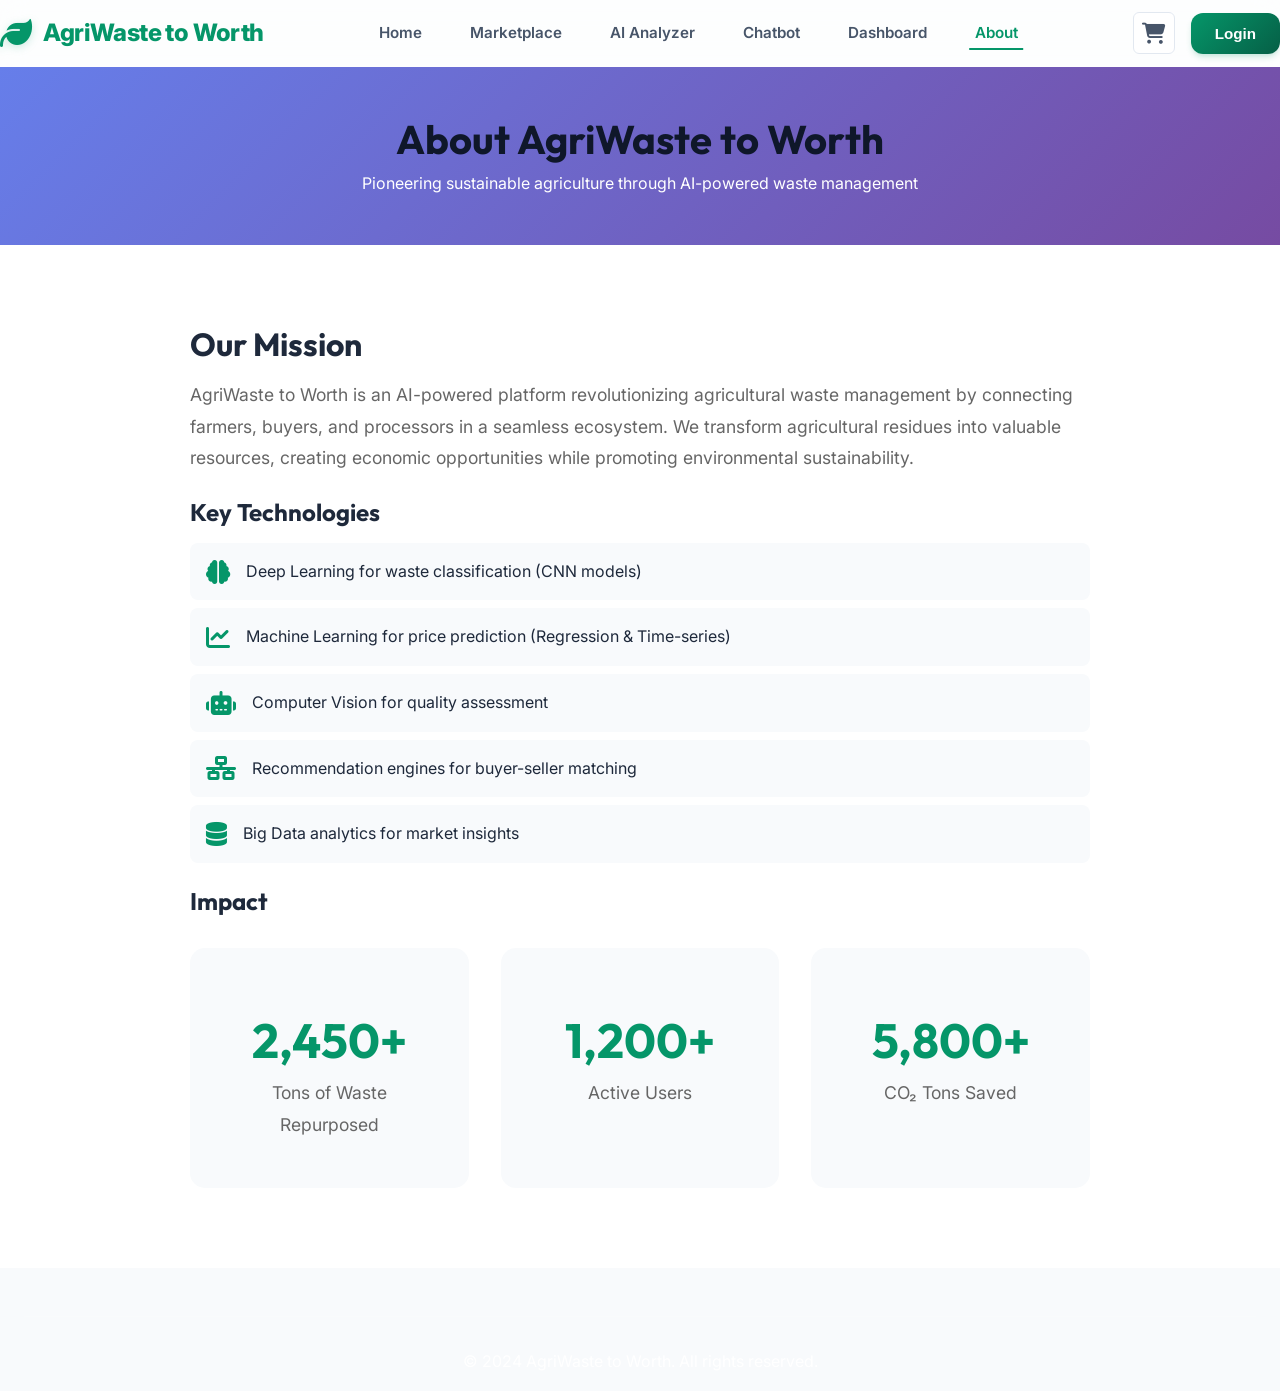
<file: about.html>
<!DOCTYPE html>
<html lang="en">
<head>
    <meta charset="UTF-8">
    <meta name="viewport" content="width=device-width, initial-scale=1.0">
    <title>About - AgriWaste to Worth</title>
    <link rel="stylesheet" href="css/style.css">
    <link rel="stylesheet" href="https://cdnjs.cloudflare.com/ajax/libs/font-awesome/6.4.0/css/all.min.css">
</head>
<body>
    <!-- Navigation -->
    <nav class="navbar">
        <div class="container">
            <div class="nav-brand">
                <i class="fas fa-leaf"></i>
                <span>AgriWaste to Worth</span>
            </div>
            <ul class="nav-menu">
                <li><a href="index.html">Home</a></li>
                <li><a href="marketplace.html">Marketplace</a></li>
                <li><a href="ai-analyzer.html">AI Analyzer</a></li>
                <li><a href="chatbot.html">Chatbot</a></li>
                <li><a href="dashboard.html">Dashboard</a></li>
                <li><a href="about.html" class="active">About</a></li>
            </ul>
            <div class="nav-actions">
                <button class="btn-icon" id="cartBtn"><i class="fas fa-shopping-cart"></i><span class="badge" id="cartBadge">0</span></button>
                <button class="btn-primary" id="loginBtn">Login</button>
            </div>
        </div>
    </nav>

    <!-- Page Header -->
    <section class="page-header">
        <div class="container">
            <h1>About AgriWaste to Worth</h1>
            <p>Pioneering sustainable agriculture through AI-powered waste management</p>
        </div>
    </section>

    <!-- About Content -->
    <section class="about-section">
        <div class="container">
            <div class="about-content">
                <h2>Our Mission</h2>
                <p>AgriWaste to Worth is an AI-powered platform revolutionizing agricultural waste management by connecting farmers, buyers, and processors in a seamless ecosystem. We transform agricultural residues into valuable resources, creating economic opportunities while promoting environmental sustainability.</p>
                
                <h3>Key Technologies</h3>
                <ul class="tech-list">
                    <li><i class="fas fa-brain"></i> Deep Learning for waste classification (CNN models)</li>
                    <li><i class="fas fa-chart-line"></i> Machine Learning for price prediction (Regression & Time-series)</li>
                    <li><i class="fas fa-robot"></i> Computer Vision for quality assessment</li>
                    <li><i class="fas fa-network-wired"></i> Recommendation engines for buyer-seller matching</li>
                    <li><i class="fas fa-database"></i> Big Data analytics for market insights</li>
                </ul>

                <h3>Impact</h3>
                <div class="impact-stats">
                    <div class="impact-stat">
                        <h2>2,450+</h2>
                        <p>Tons of Waste Repurposed</p>
                    </div>
                    <div class="impact-stat">
                        <h2>1,200+</h2>
                        <p>Active Users</p>
                    </div>
                    <div class="impact-stat">
                        <h2>5,800+</h2>
                        <p>CO₂ Tons Saved</p>
                    </div>
                </div>
            </div>
        </div>
    </section>

    <!-- Footer -->
    <footer class="footer">
        <div class="container">
            <div class="footer-bottom">
                <p>&copy; 2024 AgriWaste to Worth. All rights reserved.</p>
            </div>
        </div>
    </footer>

    
    <!-- Auth Modal -->
    <div id="authModal" class="modal">
        <div class="modal-content">
            <span class="close">&times;</span>
            <div class="auth-container">
                <div class="auth-form" id="loginForm">
                    <h2>Welcome Back</h2>
                    <form>
                        <div class="form-group">
                            <label>Email</label>
                            <input type="email" id="loginEmail" required>
                        </div>
                        <div class="form-group">
                            <label>Password</label>
                            <input type="password" id="loginPassword" required>
                        </div>
                        <button type="submit" class="btn-primary btn-block">Login</button>
                        <p class="auth-switch">Don't have an account? <a href="#" id="showSignup">Sign Up</a></p>
                    </form>
                </div>
                <div class="auth-form hidden" id="signupForm">
                    <h2>Create Account</h2>
                    <form>
                        <div class="form-group">
                            <label>Full Name</label>
                            <input type="text" id="signupName" required>
                        </div>
                        <div class="form-group">
                            <label>Email</label>
                            <input type="email" id="signupEmail" required>
                        </div>
                        <div class="form-group">
                            <label>Password</label>
                            <input type="password" id="signupPassword" required>
                        </div>
                        <div class="form-group">
                            <label>User Type</label>
                            <select id="userType" required>
                                <option value="farmer">Farmer</option>
                                <option value="aggregator">Aggregator</option>
                                <option value="processor">Processor</option>
                                <option value="transporter">Transporter</option>
                                <option value="buyer">Buyer</option>
                                <option value="ngo">NGO/Regulator</option>
                                <option value="admin">Admin</option>
                            </select>
                        </div>
                        <button type="submit" class="btn-primary btn-block">Sign Up</button>
                        <p class="auth-switch">Already have an account? <a href="#" id="showLogin">Login</a></p>
                    </form>
                </div>
            </div>
        </div>
    </div>

    <script src="js/main.js"></script>
    <script src="js/auth.js"></script>
</body>
</html>
</file>
<file: css/style.css>
/* ========== Global Styles & Design System ========== */
@import url('https://fonts.googleapis.com/css2?family=Inter:wght@300;400;500;600;700&family=Outfit:wght@300;400;500;600;700;800&display=swap');

:root {
    /* Premium Color Palette */
    --primary-color: #059669;
    /* Emerald 600 */
    --primary-light: #34d399;
    /* Emerald 400 */
    --primary-dark: #065f46;
    /* Emerald 800 */
    --secondary-color: #6366f1;
    /* Indigo 500 */
    --secondary-light: #818cf8;
    /* Indigo 400 */
    --accent-color: #f59e0b;
    /* Amber 500 */
    --danger-color: #ef4444;
    /* Red 500 */
    --success-color: #10b981;
    /* Emerald 500 */
    --warning-color: #f59e0b;
    /* Amber 500 */

    /* Neutrals */
    --slate-50: #f8fafc;
    --slate-100: #f1f5f9;
    --slate-200: #e2e8f0;
    --slate-300: #cbd5e1;
    --slate-400: #94a3b8;
    --slate-500: #64748b;
    --slate-600: #475569;
    --slate-700: #334155;
    --slate-800: #1e293b;
    --slate-900: #0f172a;

    /* Semantics */
    --bg-color: var(--slate-50);
    --card-bg: #ffffff;
    --text-color: var(--slate-800);
    --text-muted: var(--slate-500);
    --border-color: var(--slate-200);

    /* Glassmorphism */
    --glass-bg: rgba(255, 255, 255, 0.7);
    --glass-border: rgba(255, 255, 255, 0.3);
    --glass-shadow: 0 8px 32px 0 rgba(31, 38, 135, 0.07);

    /* Depth & Shadows */
    --shadow-sm: 0 1px 2px 0 rgb(0 0 0 / 0.05);
    --shadow: 0 4px 6px -1px rgb(0 0 0 / 0.1), 0 2px 4px -2px rgb(0 0 0 / 0.1);
    --shadow-md: 0 10px 15px -3px rgb(0 0 0 / 0.1), 0 4px 6px -4px rgb(0 0 0 / 0.1);
    --shadow-lg: 0 20px 25px -5px rgb(0 0 0 / 0.1), 0 8px 10px -6px rgb(0 0 0 / 0.1);

    /* Radii */
    --radius-sm: 0.375rem;
    --radius: 0.75rem;
    --radius-lg: 1.25rem;
    --radius-xl: 2rem;
}

* {
    margin: 0;
    padding: 0;
    box-sizing: border-box;
}

body {
    font-family: 'Inter', system-ui, -apple-system, sans-serif;
    line-height: 1.6;
    color: var(--text-color);
    background-color: var(--bg-color);
    overflow-x: hidden;
    -webkit-font-smoothing: antialiased;
}

h1,
h2,
h3,
h4,
h5,
h6 {
    font-family: 'Outfit', sans-serif;
    color: var(--slate-900);
    line-height: 1.2;
}

.container {
    max-width: 1280px;
    margin: 0 auto;
    padding: 0 1.5rem;
}

.container-fluid {
    width: 100%;
    max-width: 100%;
    padding: 0 1.5rem;
}

.hidden {
    display: none !important;
}

/* ========== Global Animations ========== */
@keyframes fadeInUp {
    from {
        opacity: 0;
        transform: translateY(20px);
    }

    to {
        opacity: 1;
        transform: translateY(0);
    }
}

@keyframes fadeIn {
    from {
        opacity: 0;
    }

    to {
        opacity: 1;
    }
}

@keyframes float {
    0% {
        transform: translateY(0px);
    }

    50% {
        transform: translateY(-15px);
    }

    100% {
        transform: translateY(0px);
    }
}

.animate-fade-in {
    animation: fadeIn 0.8s ease-out forwards;
}

.animate-fade-up {
    animation: fadeInUp 0.8s ease-out forwards;
}

/* ========== Navigation ========== */
.navbar {
    background: var(--glass-bg);
    backdrop-filter: blur(12px);
    -webkit-backdrop-filter: blur(12px);
    border-bottom: 1px solid var(--glass-border);
    position: sticky;
    top: 0;
    z-index: 1000;
    transition: all 0.3s ease;
}

.navbar .container {
    display: flex;
    justify-content: space-between;
    align-items: center;
    padding: 0.75rem 0;
}

.nav-brand {
    display: flex;
    align-items: center;
    gap: 0.75rem;
    font-size: 1.5rem;
    font-weight: 800;
    color: var(--primary-color);
    letter-spacing: -0.025em;
    text-decoration: none;
}

.nav-brand i {
    font-size: 2rem;
    filter: drop-shadow(0 2px 4px rgba(5, 150, 105, 0.2));
}

.nav-menu {
    display: flex;
    list-style: none;
    gap: 1.5rem;
}

.nav-menu a {
    text-decoration: none;
    color: var(--slate-600);
    font-weight: 600;
    font-size: 0.95rem;
    padding: 0.5rem 0.75rem;
    border-radius: var(--radius-sm);
    transition: all 0.2s cubic-bezier(0.4, 0, 0.2, 1);
    position: relative;
}

.nav-menu a::after {
    content: '';
    position: absolute;
    bottom: 0;
    left: 50%;
    width: 0;
    height: 2px;
    background: var(--primary-color);
    transition: all 0.3s ease;
    transform: translateX(-50%);
}

.nav-menu a:hover::after,
.nav-menu a.active::after {
    width: 80%;
}

.nav-menu a:hover {
    color: var(--primary-color);
    background: rgba(5, 150, 105, 0.05);
}

.nav-menu a.active {
    color: var(--primary-color);
}

.nav-actions {
    display: flex;
    align-items: center;
    gap: 1rem;
}

.btn-icon {
    position: relative;
    background: none;
    border: none;
    font-size: 1.3rem;
    color: var(--text-color);
    cursor: pointer;
    padding: 0.5rem;
    border-radius: 50%;
    transition: background 0.3s;
}

.btn-icon:hover {
    background: var(--light-color);
}

.badge {
    position: absolute;
    top: 0;
    right: 0;
    background: var(--danger-color);
    color: white;
    border-radius: 50%;
    padding: 2px 6px;
    font-size: 0.7rem;
}

.user-menu {
    display: flex;
    align-items: center;
    gap: 10px;
    cursor: pointer;
    padding: 0.5rem 1rem;
    border-radius: 25px;
    transition: background 0.3s;
}

.user-menu:hover {
    background: var(--light-color);
}

.user-avatar {
    width: 35px;
    height: 35px;
    border-radius: 50%;
}

.hamburger {
    display: none;
    flex-direction: column;
    gap: 5px;
    cursor: pointer;
}

.hamburger span {
    width: 25px;
    height: 3px;
    background: var(--text-color);
    transition: all 0.3s;
}

/* ========== Buttons ========== */
.btn-primary,
.btn-secondary,
.btn-outline,
.btn-large {
    display: inline-flex;
    align-items: center;
    justify-content: center;
    gap: 0.5rem;
    padding: 0.75rem 1.5rem;
    border: none;
    border-radius: var(--radius);
    font-size: 0.95rem;
    font-weight: 600;
    cursor: pointer;
    transition: all 0.3s cubic-bezier(0.4, 0, 0.2, 1);
    position: relative;
    overflow: hidden;
}

.btn-primary {
    background: linear-gradient(135deg, var(--primary-color) 0%, var(--primary-dark) 100%);
    color: white;
    box-shadow: 0 4px 6px -1px rgba(5, 150, 105, 0.2), 0 2px 4px -2px rgba(5, 150, 105, 0.1);
}

.btn-primary:hover {
    background: linear-gradient(135deg, var(--primary-light) 0%, var(--primary-color) 100%);
    transform: translateY(-2px);
    box-shadow: 0 10px 15px -3px rgba(5, 150, 105, 0.3);
}

.btn-secondary {
    background: linear-gradient(135deg, var(--secondary-color) 0%, var(--secondary-light) 100%);
    color: white;
}

.btn-secondary:hover {
    transform: translateY(-2px);
    box-shadow: 0 10px 15px -3px rgba(99, 102, 241, 0.3);
}

.btn-outline {
    background: transparent;
    border: 2px solid var(--primary-color);
    color: var(--primary-color);
}

.btn-outline:hover {
    background: var(--primary-color);
    color: white;
}

.btn-large {
    padding: 1rem 2.25rem;
    font-size: 1.1rem;
    border-radius: var(--radius-lg);
}

.btn-icon {
    width: 42px;
    height: 42px;
    display: flex;
    align-items: center;
    justify-content: center;
    background: white;
    border: 1px solid var(--border-color);
    border-radius: var(--radius-sm);
    color: var(--slate-600);
    cursor: pointer;
    transition: all 0.2s ease;
    position: relative;
}

.btn-icon:hover {
    background: var(--slate-50);
    color: var(--primary-color);
    border-color: var(--primary-color);
}

/* ========== Hero Section ========== */
.hero {
    position: relative;
    background: radial-gradient(circle at top right, #065f46 0%, #0f172a 100%);
    color: white;
    padding: 8rem 0 6rem;
    overflow: hidden;
}

.hero::before {
    content: '';
    position: absolute;
    top: 0;
    left: 0;
    right: 0;
    bottom: 0;
    background: url("data:image/svg+xml,%3Csvg width='60' height='60' viewBox='0 0 60 60' xmlns='http://www.w3.org/2000/svg'%3E%3Cg fill='none' fill-rule='evenodd'%3E%3Cg fill='%23ffffff' fill-opacity='0.05'%3E%3Cpath d='M36 34v-4h-2v4h-4v2h4v4h2v-4h4v-2h-4zm0-30V0h-2v4h-4v2h4v4h2v-4h4v-2h-4zM6 34v-4H4v4H0v2h4v4h2v-4h4v-2H6zM6 4V0H4v4H0v2h4v4h2v-4h4v-2H6z'/%3E%3C/g%3E%3C/g%3E%3C/svg%3E");
    opacity: 0.5;
}

.hero-content {
    display: grid;
    grid-template-columns: 1.2fr 0.8fr;
    gap: 4rem;
    align-items: center;
    position: relative;
    z-index: 1;
}

.hero-title {
    font-size: 4rem;
    font-weight: 800;
    line-height: 1.1;
    margin-bottom: 1.5rem;
    background: linear-gradient(to bottom right, #fff 40%, rgba(255, 255, 255, 0.4));
    -webkit-background-clip: text;
    background-clip: text;
    -webkit-text-fill-color: transparent;
    letter-spacing: -0.04em;
}

.hero-subtitle {
    font-size: 1.25rem;
    margin-bottom: 2.5rem;
    color: var(--slate-300);
    max-width: 600px;
}

.hero-buttons {
    display: flex;
    gap: 1.25rem;
}

.hero-image-container {
    position: relative;
    height: 500px;
    display: flex;
    align-items: center;
    justify-content: center;
}

.floating-card {
    background: var(--glass-bg);
    backdrop-filter: blur(10px);
    -webkit-backdrop-filter: blur(10px);
    border: 1px solid var(--glass-border);
    padding: 1.5rem;
    border-radius: var(--radius-lg);
    box-shadow: var(--shadow-lg);
    animation: float 6s ease-in-out infinite;
}

.card-1 {
    top: 10%;
    left: 0;
    animation-delay: 0s;
}

.card-2 {
    top: 40%;
    right: 0;
    animation-delay: 1.5s;
}

.card-3 {
    bottom: 10%;
    left: 20%;
    animation-delay: 3s;
}

.floating-card i {
    font-size: 2rem;
    color: var(--primary-color);
}

.card-1 {
    top: 20%;
    left: 10%;
    animation-delay: 0s;
}

.card-2 {
    top: 50%;
    right: 15%;
    animation-delay: 1s;
}

.card-3 {
    bottom: 15%;
    left: 30%;
    animation-delay: 2s;
}

/* ========== Features Section ========== */
.features {
    padding: 5rem 0;
    background: white;
}

.section-header {
    text-align: center;
    margin-bottom: 3rem;
}

.section-header h2 {
    font-size: 2.5rem;
    margin-bottom: 1rem;
    color: var(--dark-color);
}

.section-header p {
    font-size: 1.1rem;
    color: #666;
}

.features-grid {
    display: grid;
    grid-template-columns: repeat(auto-fit, minmax(300px, 1fr));
    gap: 2rem;
}

.feature-card {
    background: var(--bg-color);
    padding: 2rem;
    border-radius: 15px;
    transition: transform 0.3s, box-shadow 0.3s;
}

.feature-card:hover {
    transform: translateY(-10px);
    box-shadow: var(--shadow-lg);
}

.feature-icon {
    width: 60px;
    height: 60px;
    background: var(--primary-color);
    color: white;
    border-radius: 12px;
    display: flex;
    align-items: center;
    justify-content: center;
    font-size: 1.8rem;
    margin-bottom: 1rem;
}

.feature-card h3 {
    margin-bottom: 1rem;
    color: var(--dark-color);
}

.feature-card p {
    color: #666;
    margin-bottom: 1rem;
}

.feature-card a {
    color: var(--primary-color);
    text-decoration: none;
    font-weight: 600;
    display: inline-flex;
    align-items: center;
    gap: 0.5rem;
}

/* ========== How It Works ========== */
.how-it-works {
    padding: 5rem 0;
    background: var(--bg-color);
}

.steps-container {
    display: flex;
    justify-content: space-between;
    align-items: center;
    gap: 2rem;
}

.step {
    flex: 1;
    text-align: center;
    position: relative;
}

.step-number {
    width: 50px;
    height: 50px;
    background: var(--primary-color);
    color: white;
    border-radius: 50%;
    display: flex;
    align-items: center;
    justify-content: center;
    font-size: 1.5rem;
    font-weight: bold;
    margin: 0 auto 1rem;
}

.step-icon {
    font-size: 3rem;
    color: var(--primary-color);
    margin-bottom: 1rem;
}

.step-connector {
    width: 80px;
    height: 2px;
    background: var(--primary-color);
    position: relative;
    top: -100px;
}

.step-connector::after {
    content: '→';
    position: absolute;
    right: -10px;
    top: -10px;
    color: var(--primary-color);
    font-size: 1.5rem;
}

/* ========== CTA Section ========== */
.cta-section {
    background: linear-gradient(135deg, #2ecc71 0%, #27ae60 100%);
    color: white;
    padding: 5rem 0;
    text-align: center;
}

.cta-content h2 {
    font-size: 2.5rem;
    margin-bottom: 1rem;
}

.cta-content p {
    font-size: 1.2rem;
    margin-bottom: 2rem;
}

/* ========== Footer ========== */
.footer {
    background: var(--dark-color);
    color: white;
    padding: 3rem 0 1rem;
}

.footer-content {
    display: grid;
    grid-template-columns: repeat(auto-fit, minmax(250px, 1fr));
    gap: 2rem;
    margin-bottom: 2rem;
}

.footer-section h3,
.footer-section h4 {
    margin-bottom: 1rem;
}

.footer-section ul {
    list-style: none;
}

.footer-section a {
    color: rgba(255, 255, 255, 0.7);
    text-decoration: none;
    transition: color 0.3s;
}

.footer-section a:hover {
    color: white;
}

.social-links {
    display: flex;
    gap: 1rem;
    margin-top: 1rem;
}

.social-links a {
    width: 40px;
    height: 40px;
    background: rgba(255, 255, 255, 0.1);
    border-radius: 50%;
    display: flex;
    align-items: center;
    justify-content: center;
    font-size: 1.2rem;
}

.newsletter-form {
    display: flex;
    gap: 0.5rem;
}

.newsletter-form input {
    flex: 1;
    padding: 0.75rem;
    border: none;
    border-radius: 8px;
}

.newsletter-form button {
    padding: 0.75rem 1.5rem;
    background: var(--primary-color);
    color: white;
    border: none;
    border-radius: 8px;
    cursor: pointer;
}

.footer-bottom {
    text-align: center;
    padding-top: 2rem;
    border-top: 1px solid rgba(255, 255, 255, 0.1);
}

/* ========== Modal ========== */
.modal {
    display: none;
    position: fixed;
    z-index: 2000;
    left: 0;
    top: 0;
    width: 100%;
    height: 100%;
    background: rgba(0, 0, 0, 0.6);
    animation: fadeIn 0.3s;
}

.modal.active {
    display: flex;
    align-items: center;
    justify-content: center;
}

.modal-content {
    background: white;
    padding: 2rem;
    border-radius: 15px;
    max-width: 500px;
    width: 90%;
    max-height: 90vh;
    overflow-y: auto;
    position: relative;
    animation: slideUp 0.3s;
}

.modal-large {
    max-width: 800px;
}

.close {
    position: absolute;
    top: 1rem;
    right: 1rem;
    font-size: 2rem;
    cursor: pointer;
    color: #999;
}

.close:hover {
    color: var(--text-color);
}

/* ========== Forms ========== */
.form-group {
    margin-bottom: 1.5rem;
}

.form-group label {
    display: block;
    margin-bottom: 0.5rem;
    font-weight: 500;
}

.form-group input,
.form-group select,
.form-group textarea {
    width: 100%;
    padding: 0.75rem;
    border: 1px solid var(--border-color);
    border-radius: 8px;
    font-size: 1rem;
    transition: border-color 0.3s;
}

.form-group input:focus,
.form-group select:focus,
.form-group textarea:focus {
    outline: none;
    border-color: var(--primary-color);
}

.form-row {
    display: grid;
    grid-template-columns: 1fr 1fr;
    gap: 1rem;
}

.ai-suggestion {
    display: block;
    color: var(--secondary-color);
    font-size: 0.9rem;
    margin-top: 0.25rem;
}

.auth-switch {
    text-align: center;
    margin-top: 1rem;
}

.auth-switch a {
    color: var(--primary-color);
    text-decoration: none;
}

/* ========== Page Header ========== */
.page-header {
    background: linear-gradient(135deg, #667eea 0%, #764ba2 100%);
    color: white;
    padding: 3rem 0;
    text-align: center;
}

.page-header h1 {
    font-size: 2.5rem;
    margin-bottom: 0.5rem;
}

/* ========== Marketplace ========== */
.marketplace-section {
    padding: 3rem 0;
}

.marketplace-layout {
    display: grid;
    grid-template-columns: 280px 1fr;
    gap: 2rem;
}

.filters-sidebar {
    background: white;
    padding: 1.5rem;
    border-radius: 15px;
    box-shadow: var(--shadow);
    height: fit-content;
    position: sticky;
    top: 100px;
}

.filter-header {
    display: flex;
    justify-content: space-between;
    align-items: center;
    margin-bottom: 1.5rem;
}

.filter-group {
    margin-bottom: 1.5rem;
    padding-bottom: 1.5rem;
    border-bottom: 1px solid var(--border-color);
}

.filter-group:last-child {
    border-bottom: none;
}

.filter-group h4 {
    margin-bottom: 1rem;
    color: var(--dark-color);
}

.search-box {
    position: relative;
}

.search-box input {
    width: 100%;
    padding: 0.75rem 2.5rem 0.75rem 1rem;
    border: 1px solid var(--border-color);
    border-radius: 8px;
}

.search-box i {
    position: absolute;
    right: 1rem;
    top: 50%;
    transform: translateY(-50%);
    color: #999;
}

.checkbox-group {
    display: flex;
    flex-direction: column;
    gap: 0.5rem;
}

.checkbox-group label {
    display: flex;
    align-items: center;
    gap: 0.5rem;
    cursor: pointer;
}

.range-inputs {
    display: flex;
    align-items: center;
    gap: 0.5rem;
}

.range-inputs input {
    flex: 1;
    padding: 0.5rem;
    border: 1px solid var(--border-color);
    border-radius: 8px;
}

.slider {
    width: 100%;
    height: 6px;
    border-radius: 5px;
    background: var(--light-color);
    outline: none;
}

.slider::-webkit-slider-thumb {
    appearance: none;
    width: 18px;
    height: 18px;
    border-radius: 50%;
    background: var(--primary-color);
    cursor: pointer;
}

.range-value {
    margin-top: 0.5rem;
    color: #666;
    font-size: 0.9rem;
}

.rating-filter label {
    display: flex;
    align-items: center;
    gap: 0.5rem;
    margin-bottom: 0.5rem;
    cursor: pointer;
}

.rating-filter i {
    color: var(--warning-color);
}

.action-bar {
    background: white;
    padding: 1.5rem;
    border-radius: 15px;
    box-shadow: var(--shadow);
    display: flex;
    justify-content: space-between;
    align-items: center;
    margin-bottom: 2rem;
}

.view-options {
    display: flex;
    align-items: center;
    gap: 1rem;
}

.view-btn {
    background: none;
    border: 1px solid var(--border-color);
    padding: 0.5rem 1rem;
    border-radius: 8px;
    cursor: pointer;
    transition: all 0.3s;
}

.view-btn.active {
    background: var(--primary-color);
    color: white;
    border-color: var(--primary-color);
}

.sort-options {
    display: flex;
    align-items: center;
    gap: 0.5rem;
}

.sort-options select {
    padding: 0.5rem 1rem;
    border: 1px solid var(--border-color);
    border-radius: 8px;
}

.recommendation-banner {
    background: linear-gradient(135deg, #667eea 0%, #764ba2 100%);
    color: white;
    padding: 1.5rem;
    border-radius: 15px;
    display: flex;
    align-items: center;
    gap: 1rem;
    margin-bottom: 2rem;
}

.recommendation-banner i {
    font-size: 2.5rem;
}

.listings-grid {
    display: grid;
    grid-template-columns: repeat(auto-fill, minmax(280px, 1fr));
    gap: 2rem;
    margin-bottom: 2rem;
}

.listing-card {
    background: var(--card-bg);
    border-radius: var(--radius-lg);
    overflow: hidden;
    box-shadow: var(--shadow);
    transition: all 0.4s cubic-bezier(0.175, 0.885, 0.32, 1.275);
    cursor: pointer;
    border: 1px solid var(--slate-100);
    display: flex;
    flex-direction: column;
}

.listing-card:hover {
    transform: translateY(-8px);
    box-shadow: var(--shadow-lg);
    border-color: var(--primary-light);
}

.listing-image {
    width: 100%;
    height: 220px;
    background: var(--slate-100);
    position: relative;
    overflow: hidden;
}

.listing-image img {
    width: 100%;
    height: 100%;
    object-fit: cover;
    transition: transform 0.5s ease;
}

.listing-card:hover .listing-image img {
    transform: scale(1.1);
}

.listing-content {
    padding: 1.5rem;
    flex-grow: 1;
    display: flex;
    flex-direction: column;
}

.listing-category {
    display: inline-block;
    background: rgba(5, 150, 105, 0.1);
    color: var(--primary-color);
    padding: 0.25rem 0.75rem;
    border-radius: 9999px;
    font-size: 0.75rem;
    font-weight: 700;
    text-transform: uppercase;
    letter-spacing: 0.05em;
    margin-bottom: 0.75rem;
}

.listing-title {
    font-size: 1.25rem;
    font-weight: 700;
    margin-bottom: 0.5rem;
    color: var(--slate-900);
}

.listing-location {
    color: var(--text-muted);
    font-size: 0.875rem;
    margin-bottom: 1.25rem;
    display: flex;
    align-items: center;
    gap: 0.375rem;
}

.listing-details {
    display: grid;
    grid-template-columns: 1fr 1fr;
    gap: 1rem;
    margin-bottom: 1.5rem;
    padding: 1rem 0;
    border-top: 1px solid var(--slate-100);
    border-bottom: 1px solid var(--slate-100);
}

.detail-item {
    text-align: left;
}

.detail-item span {
    display: block;
    font-size: 0.75rem;
    color: var(--text-muted);
    text-transform: uppercase;
    font-weight: 600;
    letter-spacing: 0.025em;
}

.detail-item strong {
    display: block;
    font-size: 1rem;
    color: var(--slate-800);
}

.listing-footer {
    display: flex;
    justify-content: space-between;
    align-items: center;
    margin-top: auto;
}

.listing-price {
    font-size: 1.5rem;
    font-weight: 800;
    color: var(--slate-900);
    font-family: 'Outfit', sans-serif;
}

.listing-price small {
    font-size: 0.875rem;
    color: var(--text-muted);
    font-weight: 500;
}

.pagination {
    display: flex;
    justify-content: center;
    align-items: center;
    gap: 0.75rem;
    margin-top: 4rem;
}

.page-btn {
    padding: 0.75rem 1.25rem;
    background: white;
    border: 1px solid var(--border-color);
    border-radius: var(--radius);
    color: var(--slate-600);
    font-weight: 600;
    cursor: pointer;
    transition: all 0.2s ease;
}

.page-btn:hover:not(:disabled) {
    border-color: var(--primary-color);
    color: var(--primary-color);
    background: var(--slate-50);
}

.page-btn:disabled {
    opacity: 0.4;
    cursor: not-allowed;
}

.page-numbers {
    display: flex;
    gap: 0.5rem;
}

.page-number {
    width: 42px;
    height: 42px;
    display: flex;
    align-items: center;
    justify-content: center;
    background: white;
    border: 1px solid var(--border-color);
    border-radius: var(--radius);
    font-weight: 600;
    cursor: pointer;
    transition: all 0.2s ease;
    color: var(--slate-600);
}

.page-number:hover {
    border-color: var(--primary-color);
    color: var(--primary-color);
}

.page-number.active {
    background: var(--primary-color);
    color: white;
    border-color: var(--primary-color);
    box-shadow: 0 4px 6px -1px rgba(5, 150, 105, 0.2);
}

/* ========== Sidebar ========== */
.sidebar {
    position: fixed;
    top: 0;
    right: -400px;
    width: 400px;
    height: 100%;
    background: white;
    box-shadow: -2px 0 10px rgba(0, 0, 0, 0.1);
    transition: right 0.3s;
    z-index: 2000;
    display: flex;
    flex-direction: column;
}

.sidebar.active {
    right: 0;
}

.sidebar-header {
    display: flex;
    justify-content: space-between;
    align-items: center;
    padding: 1.5rem;
    border-bottom: 1px solid var(--border-color);
}

.close-sidebar {
    background: none;
    border: none;
    font-size: 1.5rem;
    cursor: pointer;
}

.sidebar-content {
    flex: 1;
    overflow-y: auto;
    padding: 1.5rem;
}

.sidebar-footer {
    padding: 1.5rem;
    border-top: 1px solid var(--border-color);
}

.cart-item {
    display: flex;
    gap: 1rem;
    margin-bottom: 1rem;
    padding-bottom: 1rem;
    border-bottom: 1px solid var(--border-color);
}

.cart-item-image {
    width: 80px;
    height: 80px;
    background: var(--light-color);
    border-radius: 8px;
    display: flex;
    align-items: center;
    justify-content: center;
    font-size: 2rem;
}

.cart-item-details {
    flex: 1;
}

.cart-item-title {
    font-weight: 600;
    margin-bottom: 0.25rem;
}

.cart-item-price {
    color: var(--primary-color);
    font-weight: bold;
}

.cart-item-remove {
    background: none;
    border: none;
    color: var(--danger-color);
    cursor: pointer;
    padding: 0.25rem 0.5rem;
}

.cart-total {
    display: flex;
    justify-content: space-between;
    align-items: center;
    margin-bottom: 1rem;
    font-size: 1.2rem;
}

/* ========== AI Analyzer ========== */
.analyzer-section {
    padding: 3rem 0;
}

.analyzer-layout {
    display: grid;
    grid-template-columns: 1fr 1fr;
    gap: 2rem;
}

.upload-card,
.results-card {
    background: white;
    padding: 2rem;
    border-radius: 15px;
    box-shadow: var(--shadow);
}

.upload-header {
    margin-bottom: 2rem;
}

.upload-header h3 {
    display: flex;
    align-items: center;
    gap: 0.5rem;
    margin-bottom: 0.5rem;
}

.upload-area {
    border: 3px dashed var(--border-color);
    border-radius: 15px;
    padding: 3rem 2rem;
    text-align: center;
    margin-bottom: 1.5rem;
    transition: all 0.3s;
}

.upload-area:hover {
    border-color: var(--primary-color);
    background: var(--bg-color);
}

.upload-label {
    cursor: pointer;
}

.upload-icon {
    font-size: 4rem;
    color: var(--primary-color);
    margin-bottom: 1rem;
}

.uploaded-images {
    display: grid;
    grid-template-columns: repeat(auto-fill, minmax(100px, 1fr));
    gap: 1rem;
    margin-bottom: 1.5rem;
}

.uploaded-image {
    position: relative;
    width: 100px;
    height: 100px;
    border-radius: 8px;
    overflow: hidden;
}

.uploaded-image img {
    width: 100%;
    height: 100%;
    object-fit: cover;
}

.remove-image {
    position: absolute;
    top: 5px;
    right: 5px;
    background: var(--danger-color);
    color: white;
    border: none;
    border-radius: 50%;
    width: 25px;
    height: 25px;
    cursor: pointer;
}

.upload-actions {
    display: flex;
    gap: 1rem;
}

.analysis-options {
    margin-top: 2rem;
    padding-top: 2rem;
    border-top: 1px solid var(--border-color);
}

.analysis-options h4 {
    margin-bottom: 1rem;
}

.analysis-options label {
    display: block;
    margin-bottom: 0.5rem;
}

.empty-state {
    text-align: center;
    padding: 3rem 2rem;
    color: #999;
}

.empty-state i {
    font-size: 4rem;
    margin-bottom: 1rem;
}

.result-section {
    margin-bottom: 2.5rem;
    padding-bottom: 2rem;
    border-bottom: 1px solid var(--slate-100);
}

.result-section:last-child {
    border-bottom: none;
}

.result-section h3 {
    font-size: 1.25rem;
    font-weight: 700;
    display: flex;
    align-items: center;
    gap: 0.75rem;
    margin-bottom: 1.5rem;
    color: var(--slate-900);
}

.main-classification {
    background: var(--slate-900);
    color: white;
    padding: 2.5rem;
    border-radius: var(--radius-lg);
    margin-bottom: 1.5rem;
    text-align: center;
    box-shadow: var(--shadow-lg);
}

.main-classification h2 {
    color: white;
    font-size: 2.5rem;
    margin-bottom: 0.5rem;
}

.classification-label {
    color: var(--slate-400);
    font-size: 0.875rem;
    text-transform: uppercase;
    font-weight: 600;
    letter-spacing: 0.05em;
}

.confidence-bar {
    width: 100%;
    height: 8px;
    background: rgba(255, 255, 255, 0.1);
    border-radius: 999px;
    overflow: hidden;
    margin: 1.5rem 0;
}

.confidence-fill {
    height: 100%;
    background: var(--primary-light);
    box-shadow: 0 0 12px var(--primary-light);
    transition: width 1.5s cubic-bezier(0.34, 1.56, 0.64, 1);
}

.alt-classification {
    display: flex;
    justify-content: space-between;
    padding: 1rem 1.25rem;
    background: var(--slate-50);
    border-radius: var(--radius);
    border: 1px solid var(--slate-200);
}

.predicted-price {
    background: linear-gradient(135deg, var(--primary-color) 0%, var(--primary-dark) 100%);
    color: white;
    padding: 2.5rem;
    border-radius: var(--radius-lg);
    margin-bottom: 1.5rem;
    text-align: center;
    box-shadow: var(--shadow-lg);
}

.predicted-price h2 {
    font-size: 3.5rem;
    font-weight: 800;
    color: white;
    margin: 1rem 0;
    font-family: 'Outfit', sans-serif;
}

.metric-card {
    background: white;
    padding: 1.5rem;
    border-radius: var(--radius);
    text-align: center;
    border: 1px solid var(--slate-100);
    transition: all 0.3s ease;
}

.metric-card:hover {
    border-color: var(--primary-light);
    transform: translateY(-3px);
}

/* ========== Shimmer Loading Effects ========== */
@keyframes shimmer {
    0% {
        background-position: -468px 0;
    }

    100% {
        background-position: 468px 0;
    }
}

.skeleton {
    background: #f6f7f8;
    background-image: linear-gradient(to right, #f6f7f8 0%, #edeef1 20%, #f6f7f8 40%, #f6f7f8 100%);
    background-repeat: no-repeat;
    background-size: 800px 104px;
    display: inline-block;
    position: relative;
    animation-duration: 1.2s;
    animation-fill-mode: forwards;
    animation-iteration-count: infinite;
    animation-name: shimmer;
    animation-timing-function: linear;
}

.loader {
    width: 48px;
    height: 48px;
    border: 3px solid var(--slate-100);
    border-bottom-color: var(--primary-color);
    border-radius: 50%;
    display: inline-block;
    box-sizing: border-box;
    animation: rotation 1s linear infinite;
}

@keyframes rotation {
    0% {
        transform: rotate(0deg);
    }

    100% {
        transform: rotate(360deg);
    }
}

.analysis-steps {
    display: flex;
    flex-direction: column;
    gap: 1rem;
    margin-top: 2rem;
}

.step-item {
    display: flex;
    align-items: center;
    gap: 1rem;
    padding: 1rem;
    background: var(--bg-color);
    border-radius: 8px;
    opacity: 0.5;
    transition: opacity 0.3s;
}

.step-item.active {
    opacity: 1;
    background: var(--primary-color);
    color: white;
}

.info-cards {
    display: grid;
    grid-template-columns: repeat(auto-fit, minmax(250px, 1fr));
    gap: 2rem;
    margin-top: 3rem;
}

.info-card {
    background: white;
    padding: 2rem;
    border-radius: 15px;
    box-shadow: var(--shadow);
    text-align: center;
}

.info-card i {
    font-size: 3rem;
    color: var(--primary-color);
    margin-bottom: 1rem;
}

/* ========== Dashboard ========== */
.dashboard-section {
    padding: 2.5rem 0;
    background: var(--bg-color);
    min-height: calc(100vh - 70px);
}

.dashboard-header {
    display: flex;
    justify-content: space-between;
    align-items: center;
    margin-bottom: 2.5rem;
}

.dashboard-header h1 {
    font-size: 2.25rem;
    font-weight: 800;
    letter-spacing: -0.03em;
}

.dashboard-actions {
    display: flex;
    gap: 1rem;
}

.date-selector {
    padding: 0.625rem 1rem;
    border: 1px solid var(--border-color);
    border-radius: var(--radius);
    background-color: white;
    font-weight: 600;
    font-family: inherit;
    color: var(--slate-700);
}

.stats-grid {
    display: grid;
    grid-template-columns: repeat(auto-fit, minmax(280px, 1fr));
    gap: 1.5rem;
    margin-bottom: 3rem;
}

.stat-card {
    background: var(--card-bg);
    padding: 1.75rem;
    border-radius: var(--radius-lg);
    box-shadow: var(--shadow);
    display: flex;
    align-items: center;
    gap: 1.25rem;
    transition: all 0.3s cubic-bezier(0.4, 0, 0.2, 1);
    border: 1px solid var(--slate-100);
}

.stat-card:hover {
    transform: translateY(-4px);
    box-shadow: var(--shadow-lg);
    border-color: var(--primary-light);
}

.stat-icon {
    width: 64px;
    height: 64px;
    border-radius: var(--radius);
    display: flex;
    align-items: center;
    justify-content: center;
    font-size: 1.75rem;
    color: white;
    flex-shrink: 0;
}

.stat-icon.green {
    background: linear-gradient(135deg, #10b981 0%, #059669 100%);
}

.stat-icon.blue {
    background: linear-gradient(135deg, #6366f1 0%, #4f46e5 100%);
}

.stat-icon.purple {
    background: linear-gradient(135deg, #a855f7 0%, #9333ea 100%);
}

.stat-icon.orange {
    background: linear-gradient(135deg, #f59e0b 0%, #d97706 100%);
}

.stat-details {
    flex: 1;
}

.stat-details span {
    display: block;
    color: var(--text-muted);
    font-size: 0.875rem;
    font-weight: 600;
    text-transform: uppercase;
    letter-spacing: 0.025em;
    margin-bottom: 0.25rem;
}

.stat-details h3 {
    font-size: 1.875rem;
    font-weight: 800;
    margin: 0;
    color: var(--slate-900);
}

.stat-change {
    font-size: 0.875rem;
    display: flex;
    align-items: center;
    gap: 0.375rem;
    margin-top: 0.5rem;
    font-weight: 600;
}

.stat-change.positive {
    color: var(--success-color);
}

.stat-change.negative {
    color: var(--danger-color);
}

.stat-change.neutral {
    color: var(--text-muted);
}

.charts-row {
    display: grid;
    grid-template-columns: 2fr 1fr;
    gap: 2rem;
    margin-bottom: 3rem;
}

.chart-card {
    background: var(--card-bg);
    padding: 2rem;
    border-radius: var(--radius-lg);
    box-shadow: var(--shadow);
    border: 1px solid var(--slate-100);
}

.chart-header {
    display: flex;
    justify-content: space-between;
    align-items: center;
    margin-bottom: 2rem;
}

.chart-header h3 {
    font-size: 1.25rem;
    font-weight: 700;
}

.chart-controls {
    display: flex;
    background: var(--slate-100);
    padding: 0.25rem;
    border-radius: var(--radius);
}

.chart-btn {
    padding: 0.5rem 1rem;
    background: none;
    border: none;
    border-radius: var(--radius-sm);
    cursor: pointer;
    font-size: 0.875rem;
    font-weight: 600;
    color: var(--slate-600);
    transition: all 0.2s;
}

.chart-btn.active {
    background: white;
    color: var(--primary-color);
    box-shadow: var(--shadow-sm);
}

.chart-container {
    height: 320px;
    position: relative;
}

.dashboard-grid {
    display: grid;
    grid-template-columns: repeat(auto-fit, minmax(400px, 1fr));
    gap: 2rem;
    margin-bottom: 3rem;
}

.activity-card {
    background: var(--card-bg);
    padding: 2rem;
    border-radius: var(--radius-lg);
    box-shadow: var(--shadow);
    border: 1px solid var(--slate-100);
}

.transaction-item,
.listing-item {
    display: flex;
    justify-content: space-between;
    align-items: center;
    padding: 1.25rem 0;
    border-bottom: 1px solid var(--slate-100);
}

.transaction-item:hover,
.listing-item:hover {
    background: var(--slate-50);
    margin-left: -1rem;
    margin-right: -1rem;
    padding-left: 1rem;
    padding-right: 1rem;
    border-radius: var(--radius);
}

.insight-item {
    display: flex;
    gap: 1.25rem;
    padding: 1.5rem;
    background: var(--slate-50);
    border-radius: var(--radius);
    margin-bottom: 1.25rem;
    border: 1px solid transparent;
    transition: all 0.3s;
}

.insight-item:hover {
    border-color: var(--primary-light);
    background: white;
    box-shadow: var(--shadow-md);
}

.insight-item i {
    font-size: 1.5rem;
    color: var(--primary-color);
    background: rgba(5, 150, 105, 0.1);
    width: 48px;
    height: 48px;
    display: flex;
    align-items: center;
    justify-content: center;
    border-radius: var(--radius-sm);
    flex-shrink: 0;
}

.metrics-section {
    background: white;
    padding: 2rem;
    border-radius: 15px;
    box-shadow: var(--shadow);
}

.metrics-grid {
    display: grid;
    grid-template-columns: repeat(auto-fit, minmax(200px, 1fr));
    gap: 2rem;
    margin-top: 1.5rem;
}

.metric-box {
    text-align: center;
    padding: 1.5rem;
    background: var(--bg-color);
    border-radius: 12px;
}

.metric-box i {
    font-size: 2rem;
    color: var(--primary-color);
    margin-bottom: 0.5rem;
}

.circular-progress {
    position: relative;
    width: 80px;
    height: 80px;
    margin: 1rem auto;
}

.progress-text {
    position: absolute;
    top: 50%;
    left: 50%;
    transform: translate(-50%, -50%);
    font-weight: bold;
}

/* ========== About Page ========== */
.about-section {
    padding: 3rem 0;
    background: white;
}

.about-content {
    max-width: 900px;
    margin: 0 auto;
}

.about-content h2 {
    font-size: 2rem;
    margin: 2rem 0 1rem;
    color: var(--dark-color);
}

.about-content h3 {
    font-size: 1.5rem;
    margin: 1.5rem 0 1rem;
    color: var(--dark-color);
}

.about-content p {
    font-size: 1.1rem;
    line-height: 1.8;
    color: #666;
    margin-bottom: 1rem;
}

.tech-list {
    list-style: none;
    margin: 1rem 0;
}

.tech-list li {
    display: flex;
    align-items: center;
    gap: 1rem;
    padding: 1rem;
    background: var(--bg-color);
    border-radius: 8px;
    margin-bottom: 0.5rem;
}

.tech-list i {
    font-size: 1.5rem;
    color: var(--primary-color);
}

.impact-stats {
    display: grid;
    grid-template-columns: repeat(3, 1fr);
    gap: 2rem;
    margin: 2rem 0;
}

.impact-stat {
    text-align: center;
    padding: 2rem;
    background: var(--bg-color);
    border-radius: 15px;
}

.impact-stat h2 {
    font-size: 3rem;
    color: var(--primary-color);
    margin-bottom: 0.5rem;
}

/* ========== Animations ========== */
@keyframes fadeIn {
    from {
        opacity: 0;
    }

    to {
        opacity: 1;
    }
}

@keyframes fadeInUp {
    from {
        opacity: 0;
        transform: translateY(30px);
    }

    to {
        opacity: 1;
        transform: translateY(0);
    }
}

@keyframes slideUp {
    from {
        transform: translateY(50px);
        opacity: 0;
    }

    to {
        transform: translateY(0);
        opacity: 1;
    }
}

@keyframes float {

    0%,
    100% {
        transform: translateY(0);
    }

    50% {
        transform: translateY(-20px);
    }
}

@keyframes spin {
    from {
        transform: rotate(0deg);
    }

    to {
        transform: rotate(360deg);
    }
}

/* ========== Responsive Design ========== */
@media (max-width: 1024px) {
    .marketplace-layout {
        grid-template-columns: 1fr;
    }

    .filters-sidebar {
        position: static;
    }

    .charts-row {
        grid-template-columns: 1fr;
    }

    .analyzer-layout {
        grid-template-columns: 1fr;
    }
}

@media (max-width: 768px) {
    .nav-menu {
        position: fixed;
        left: -100%;
        top: 70px;
        flex-direction: column;
        background: white;
        width: 100%;
        padding: 2rem;
        box-shadow: var(--shadow);
        transition: left 0.3s;
    }

    .nav-menu.active {
        left: 0;
    }

    .hamburger {
        display: flex;
    }

    .hero-content {
        grid-template-columns: 1fr;
    }

    .hero-image {
        display: none;
    }

    .hero-title {
        font-size: 2rem;
    }

    .steps-container {
        flex-direction: column;
    }

    .step-connector {
        display: none;
    }

    .listings-grid {
        grid-template-columns: 1fr;
    }

    .dashboard-grid {
        grid-template-columns: 1fr;
    }

    .form-row {
        grid-template-columns: 1fr;
    }

    .sidebar {
        width: 100%;
        right: -100%;
    }

    .impact-stats {
        grid-template-columns: 1fr;
    }
}

@media (max-width: 480px) {
    .container {
        padding: 0 15px;
    }

    .hero-buttons {
        flex-direction: column;
    }

    .hero-stats {
        flex-direction: column;
        text-align: center;
    }

    .action-bar {
        flex-direction: column;
        gap: 1rem;
    }
}

/* =====================================================
   PREMIUM CART SIDEBAR — E-Commerce Style
   ===================================================== */

/* Cart empty state */
.cart-empty-state {
    display: flex;
    flex-direction: column;
    align-items: center;
    justify-content: center;
    padding: 3rem 1.5rem;
    text-align: center;
}
.cart-empty-icon {
    width: 80px;
    height: 80px;
    background: linear-gradient(135deg, #e6f9f0 0%, #d0f0e4 100%);
    border-radius: 50%;
    display: flex;
    align-items: center;
    justify-content: center;
    font-size: 2.2rem;
    color: var(--primary-color);
    margin-bottom: 1.25rem;
    box-shadow: 0 8px 20px rgba(5,150,105,0.12);
}
.cart-empty-title {
    font-family: 'Outfit', sans-serif;
    font-size: 1.15rem;
    font-weight: 700;
    color: var(--slate-800);
    margin-bottom: 0.35rem;
}
.cart-empty-sub {
    font-size: 0.88rem;
    color: var(--slate-400);
}

/* Cart sidebar header */
#cartSidebar .sidebar-header h3 {
    display: flex;
    align-items: center;
    gap: 0.6rem;
    font-size: 1.1rem;
}
#cartSidebar .sidebar-header h3 i {
    color: var(--primary-color);
}

/* Cart item enhanced */
.cart-item {
    display: flex;
    gap: 0.9rem;
    padding: 1rem 0;
    border-bottom: 1px solid var(--slate-100);
    animation: fadeInUp 0.3s ease forwards;
}
.cart-item-image {
    flex-shrink: 0;
    width: 52px;
    height: 52px;
    background: linear-gradient(135deg, #e6f9f0, #d0f0e4);
    border-radius: var(--radius);
    display: flex;
    align-items: center;
    justify-content: center;
    font-size: 1.4rem;
    color: var(--primary-color);
}
.cart-item-details {
    flex: 1;
    min-width: 0;
}
.cart-item-title {
    font-weight: 700;
    font-size: 0.95rem;
    color: var(--slate-800);
    white-space: nowrap;
    overflow: hidden;
    text-overflow: ellipsis;
    margin-bottom: 2px;
}
.cart-item-seller {
    font-size: 0.76rem;
    color: var(--slate-400);
    margin-bottom: 4px;
}
.cart-item-seller i {
    color: var(--primary-light);
}
.cart-item-price {
    font-size: 0.92rem;
    font-weight: 600;
    color: var(--primary-dark);
    margin-bottom: 6px;
}
.cart-item-price .per-unit {
    font-size: 0.75rem;
    font-weight: 400;
    color: var(--slate-400);
}

/* Quantity controls */
.cart-item-controls {
    display: flex;
    align-items: center;
    gap: 6px;
    margin-bottom: 5px;
}
.qty-btn {
    width: 26px;
    height: 26px;
    border-radius: 6px;
    border: 1.5px solid var(--border-color);
    background: white;
    display: flex;
    align-items: center;
    justify-content: center;
    cursor: pointer;
    color: var(--slate-600);
    font-size: 0.7rem;
    transition: all 0.2s;
}
.qty-btn:hover {
    border-color: var(--primary-color);
    background: var(--primary-color);
    color: white;
}
.qty-val {
    font-size: 0.82rem;
    font-weight: 600;
    color: var(--slate-700);
    min-width: 50px;
    text-align: center;
}
.cart-item-remove {
    background: none;
    border: none;
    color: var(--danger-color);
    font-size: 0.78rem;
    cursor: pointer;
    padding: 3px 6px;
    border-radius: 4px;
    transition: background 0.2s;
    margin-left: auto;
    display: flex;
    align-items: center;
    gap: 3px;
}
.cart-item-remove:hover {
    background: rgba(239,68,68,0.08);
}
.cart-item-subtotal {
    font-size: 0.8rem;
    color: var(--slate-500);
}
.cart-item-subtotal strong {
    color: var(--primary-dark);
}

/* Cart sidebar footer */
.cart-total-row {
    display: flex;
    align-items: center;
    justify-content: space-between;
    padding: 0.85rem 0;
    border-top: 2px dashed var(--slate-200);
    margin-bottom: 0.75rem;
}
.cart-total-label {
    font-size: 0.9rem;
    font-weight: 600;
    color: var(--slate-600);
    display: flex;
    align-items: center;
    gap: 5px;
}
.cart-total-amount {
    font-size: 1.25rem;
    font-weight: 800;
    color: var(--primary-dark);
    font-family: 'Outfit', sans-serif;
}
.cart-footer-actions {
    display: flex;
    gap: 0.6rem;
    margin-bottom: 0.7rem;
}
.btn-outline-green {
    flex: 0 0 auto;
    padding: 0.65rem 1rem;
    background: transparent;
    border: 1.5px solid var(--primary-color);
    border-radius: var(--radius);
    color: var(--primary-color);
    font-size: 0.88rem;
    font-weight: 600;
    cursor: pointer;
    display: flex;
    align-items: center;
    gap: 5px;
    transition: all 0.2s;
}
.btn-outline-green:hover {
    background: var(--primary-color);
    color: white;
}
.btn-checkout {
    flex: 1;
    padding: 0.7rem 1.2rem;
    font-size: 0.92rem;
    border-radius: var(--radius);
}
.cart-security-note {
    text-align: center;
    font-size: 0.74rem;
    color: var(--slate-400);
    display: flex;
    align-items: center;
    justify-content: center;
    gap: 5px;
}
.cart-security-note i {
    color: var(--primary-color);
}

/* =====================================================
   CHECKOUT MODAL — Premium Two-Column Layout
   ===================================================== */

.checkout-modal-content {
    max-width: 900px !important;
    width: 95vw !important;
    padding: 0 !important;
    border-radius: 20px !important;
    overflow: hidden;
    box-shadow: 0 30px 60px rgba(0,0,0,0.25) !important;
}

.checkout-modal-header {
    background: linear-gradient(135deg, var(--primary-dark) 0%, var(--primary-color) 100%);
    color: white;
    padding: 1.4rem 2rem;
    display: flex;
    align-items: center;
    gap: 1rem;
}
.checkout-modal-icon {
    width: 46px;
    height: 46px;
    background: rgba(255,255,255,0.15);
    border-radius: 12px;
    display: flex;
    align-items: center;
    justify-content: center;
    font-size: 1.4rem;
    flex-shrink: 0;
}
.checkout-modal-header h2 {
    color: white;
    font-size: 1.35rem;
    margin: 0 0 2px;
}
.checkout-modal-sub {
    font-size: 0.82rem;
    opacity: 0.8;
    margin: 0;
}

/* Two-column layout */
.checkout-layout {
    display: grid;
    grid-template-columns: 1.4fr 1fr;
    min-height: 0;
}

.checkout-address-section {
    padding: 1.8rem 2rem;
    border-right: 1px solid var(--slate-100);
    background: #fff;
}
.checkout-summary-section {
    padding: 1.8rem 1.8rem;
    background: var(--slate-50);
    display: flex;
    flex-direction: column;
    gap: 0.9rem;
}

.section-label {
    font-size: 0.85rem;
    font-weight: 700;
    text-transform: uppercase;
    letter-spacing: 0.06em;
    color: var(--slate-500);
    margin-bottom: 1rem;
    display: flex;
    align-items: center;
    gap: 6px;
}
.section-label i {
    color: var(--primary-color);
}

/* Co form */
.co-form { display: flex; flex-direction: column; gap: 0.9rem; }
.co-form-row { display: grid; grid-template-columns: 1fr 1fr; gap: 0.85rem; }
.co-form-group { display: flex; flex-direction: column; gap: 5px; }
.co-form-group.full-width { grid-column: 1 / -1; }
.co-form-group label {
    font-size: 0.8rem;
    font-weight: 600;
    color: var(--slate-600);
}
.co-form-group input,
.co-form-group select {
    width: 100%;
    padding: 0.65rem 0.85rem;
    border: 1.5px solid var(--slate-200);
    border-radius: var(--radius-sm);
    font-size: 0.9rem;
    color: var(--slate-800);
    background: white;
    transition: border-color 0.2s, box-shadow 0.2s;
    font-family: 'Inter', sans-serif;
}
.co-form-group input:focus,
.co-form-group select:focus {
    outline: none;
    border-color: var(--primary-color);
    box-shadow: 0 0 0 3px rgba(5,150,105,0.12);
}
.co-form-group input::placeholder {
    color: var(--slate-300);
    font-size: 0.82rem;
}

/* Order summary items */
.co-order-summary {
    background: white;
    border-radius: var(--radius);
    border: 1px solid var(--slate-200);
    overflow: hidden;
}
.co-item {
    display: flex;
    justify-content: space-between;
    align-items: center;
    padding: 0.7rem 1rem;
    border-bottom: 1px solid var(--slate-100);
    font-size: 0.86rem;
    color: var(--slate-600);
    gap: 8px;
}
.co-item span { flex: 1; }
.co-item strong { color: var(--slate-800); white-space: nowrap; }
.co-total {
    display: flex;
    justify-content: space-between;
    align-items: center;
    padding: 0.85rem 1rem;
    background: linear-gradient(135deg, #e6f9f0, #d0f0e4);
    font-size: 0.92rem;
    font-weight: 700;
    color: var(--primary-dark);
}

.co-pay-amount {
    display: flex;
    justify-content: space-between;
    align-items: center;
    padding: 0.6rem 0;
}
.co-pay-amount span {
    font-size: 0.88rem;
    color: var(--slate-500);
    font-weight: 600;
}
.co-pay-amount strong {
    font-size: 1.5rem;
    font-family: 'Outfit', sans-serif;
    font-weight: 800;
    color: var(--primary-dark);
}

/* Pay button */
.btn-pay-now {
    width: 100%;
    padding: 0.9rem 1.5rem;
    background: linear-gradient(135deg, #3a7bd5 0%, #1a5caf 100%);
    color: white;
    border: none;
    border-radius: var(--radius);
    font-size: 1rem;
    font-weight: 700;
    cursor: pointer;
    display: flex;
    align-items: center;
    justify-content: center;
    gap: 0.65rem;
    box-shadow: 0 4px 15px rgba(26,92,175,0.3);
    transition: all 0.3s;
    font-family: 'Inter', sans-serif;
}
.btn-pay-now:hover {
    transform: translateY(-2px);
    box-shadow: 0 8px 25px rgba(26,92,175,0.4);
    background: linear-gradient(135deg, #4a8be0 0%, #2a6cbd 100%);
}
.btn-pay-now i { font-size: 0.95rem; }

/* Security note */
.co-security {
    font-size: 0.75rem;
    color: var(--slate-400);
    text-align: center;
    display: flex;
    flex-direction: column;
    align-items: center;
    gap: 5px;
}
.co-security i { color: #27ae60; }
.co-payment-icons {
    display: flex;
    align-items: center;
    gap: 6px;
    font-size: 0.72rem;
    color: var(--slate-400);
}

/* Checkout modal responsive */
@media (max-width: 680px) {
    .checkout-layout { grid-template-columns: 1fr; }
    .checkout-address-section { border-right: none; border-bottom: 1px solid var(--slate-200); }
    .co-form-row { grid-template-columns: 1fr; }
    .checkout-modal-content { width: 98vw !important; }
}

/* =====================================================
   ORDER SUCCESS MODAL — Premium Animated
   ===================================================== */

.order-success-modal {
    max-width: 480px !important;
    text-align: center;
    padding: 2.5rem 2rem !important;
    border-radius: 24px !important;
    box-shadow: 0 30px 60px rgba(0,0,0,0.25) !important;
}

/* Animated success checkmark */
.success-anim {
    display: flex;
    justify-content: center;
    margin-bottom: 1.25rem;
}
.success-circle {
    width: 80px;
    height: 80px;
    background: linear-gradient(135deg, #27ae60, #2ecc71);
    border-radius: 50%;
    display: flex;
    align-items: center;
    justify-content: center;
    font-size: 2rem;
    color: white;
    box-shadow: 0 0 0 0 rgba(46,204,113,0.4);
    animation: pulse-success 1.5s ease-out;
}
@keyframes pulse-success {
    0%   { transform: scale(0.5); opacity: 0; box-shadow: 0 0 0 0 rgba(46,204,113,0.6); }
    50%  { transform: scale(1.1); opacity: 1; box-shadow: 0 0 0 20px rgba(46,204,113,0); }
    100% { transform: scale(1);   opacity: 1; box-shadow: 0 0 0 0  rgba(46,204,113,0); }
}

.success-title {
    font-size: 1.6rem;
    font-family: 'Outfit', sans-serif;
    color: var(--slate-900);
    margin-bottom: 0.5rem;
}
.success-sub {
    font-size: 0.9rem;
    color: var(--slate-400);
    margin-bottom: 1.5rem;
}

/* Order details grid */
.success-details {
    background: var(--slate-50);
    border-radius: var(--radius);
    border: 1px solid var(--slate-200);
    overflow: hidden;
    margin-bottom: 1.5rem;
    text-align: left;
}
.sdet-row {
    display: flex;
    justify-content: space-between;
    align-items: flex-start;
    gap: 1rem;
    padding: 0.75rem 1.1rem;
    border-bottom: 1px solid var(--slate-100);
    font-size: 0.85rem;
}
.sdet-row:last-child { border-bottom: none; }
.sdet-row span { color: var(--slate-500); flex-shrink: 0; }
.sdet-row strong { color: var(--slate-800); text-align: right; word-break: break-all; }

.success-actions {
    display: flex;
    gap: 0.75rem;
    justify-content: center;
    flex-wrap: wrap;
}
.success-actions .btn-primary,
.success-actions .btn-secondary {
    padding: 0.7rem 1.4rem;
    font-size: 0.9rem;
}
</file>
